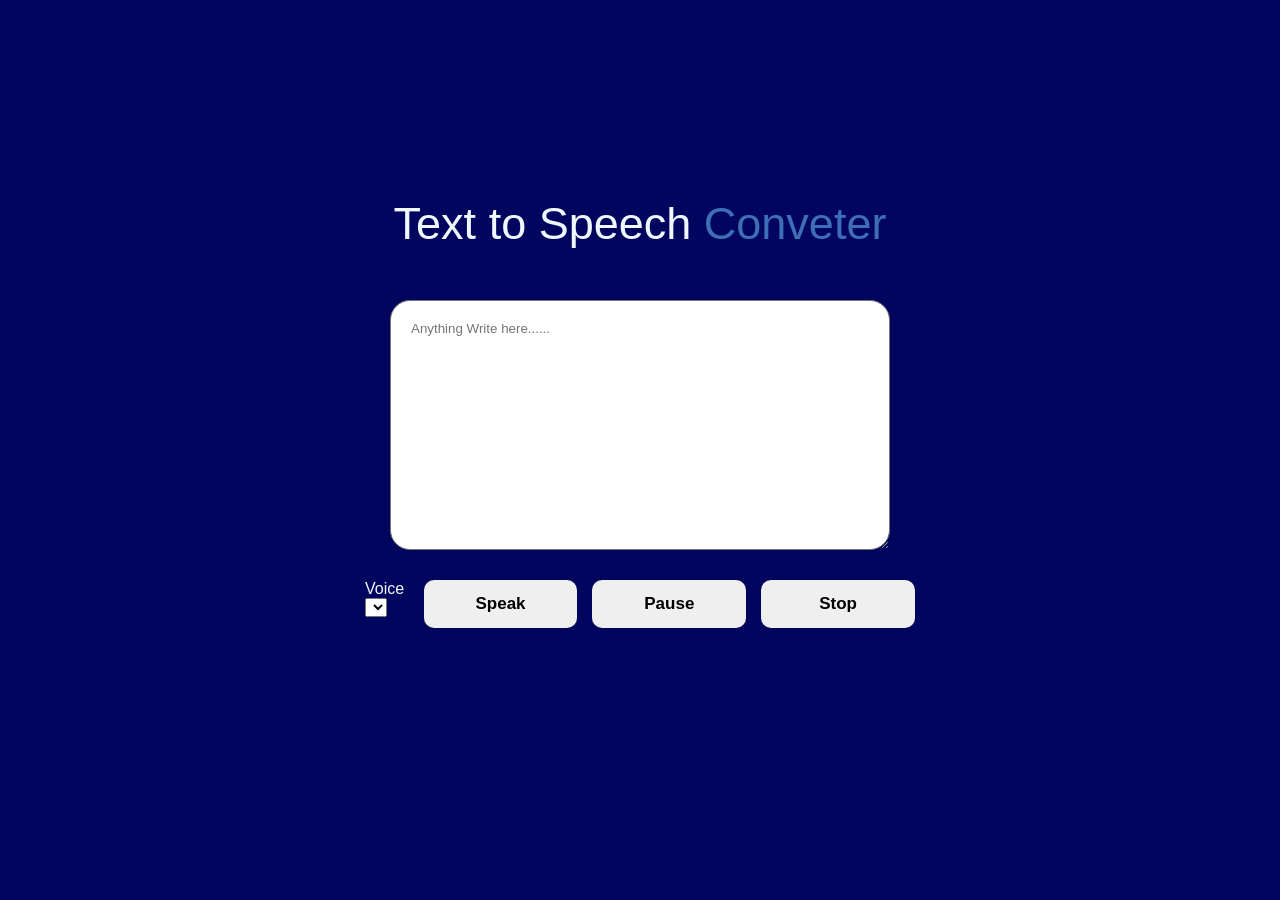
<file: text-to-speech/index.html>
<!DOCTYPE html>
<html lang="en">
<head>
    <meta charset="UTF-8">
    <meta name="viewport" content="width=device-width, initial-scale=1.0">
    <title><Text-To-Speech_project></title>
        <link rel="stylesheet" href="style.css">
</head>
<body>
      
    <div class="hero">
        <h1>Text to Speech <span>Conveter</span></h1>
       <textarea id="textinput" placeholder="Anything Write here......"></textarea>
    
        <div class="row">
            <div class="voice">
                <label for="voiceSelect">Voice</label>
                <select id="voiceSelect"></select>
        </div>
         <br/>
        <div class="buttons">
            <button id="speakBtn">Speak</button>
            <button id="pauseBtn">Pause</button>
            <button id="StopBtn">Stop</button>
        </div>
        
    </div>
</body>
        
              <script src="style.js"></script>
 
</html>
</file>
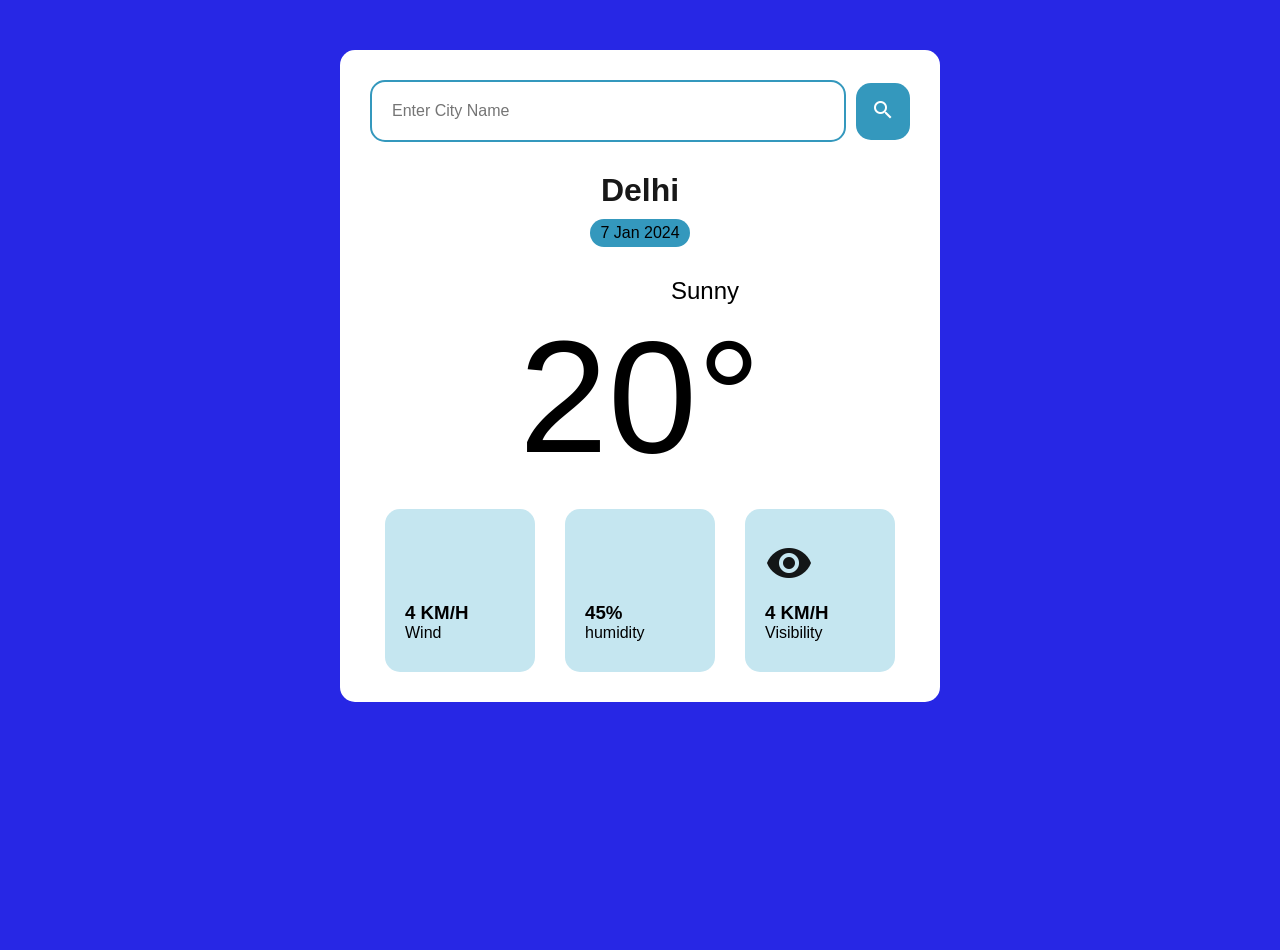
<file: Weather App/weather.html>
<!DOCTYPE html>
<html lang="en">
    <head>
        <meta charset="UTF-8" />
        <meta name="viewport" content="width=device-width, initial-scale=1.0" />
        <link
            rel="stylesheet"
            href="https://fonts.googleapis.com/icon?family=Material+Icons"
        />
        <title>Weather App</title>
        <link rel="stylesheet" href="weather.css" />
    </head>
    <body>
        <div class="weather-app">
            <form class="search-form" action="">
                <input
                    class="city-input"
                    type="text"
                    placeholder="Enter City Name"
                />
                <button class="search-btn" type="submit">
                    <i class="material-icons">search</i>
                </button>
            </form>
            <div class="city-date-section">
                <h2 class="city">Delhi</h2>
                <p class="date">7 Jan 2024</p>
            </div>
            <div class="temperature-info">
                <div class="description">
                    <i class="material-icons">sunny</i>
                    <span class="description-text">Sunny</span>
                </div>
                <div class="temp">20°</div>
            </div>
            <div class="additional-info">
                <div class="wind-info">
                    <i class="material-icons">air</i>
                    <div>
                        <h3 class="wind-speed">4 KM/H</h3>
                        <p class="wind-label">Wind</p>
                    </div>
                </div>
                <div class="humidity-info">
                    <i class="material-icons">water_drop</i>
                    <div>
                        <h3 class="humidity">45%</h3>
                        <p class="humidity-label">humidity</p>
                    </div>
                </div>
                <div class="visibility-info">
                    <i class="material-icons">visibility</i>
                    <div>
                        <h3 class="visibility-distance">4 KM/H</h3>
                        <p class="visibility">Visibility</p>
                    </div>
                </div>
            </div>
        </div>

        <script src="weather.js"></script>
    </body>
</html>
</file>
<file: text-to-speech/style.css>
*{
    margin: 0;
    padding: 0;
    font-family: 'poppins', sans-serif;
    box-sizing: border-box;
}

.hero{
    width: 100%;
    height: 100vh;
    background-color:  #02055d;
    display: flex;
    align-items: center;
    justify-content: center;
    flex-direction: column;
    color: aliceblue;
}

.hero h1{
    font-size: 45px;
    font-weight: 500;
    margin-top: -50px;
    margin-bottom: 50px;
    
}
.hero h1 span{
    color: rgb(62, 110, 182);
}

textarea{
    width: 500px;
    height: 250px;
    background: #fff;
    padding: 20px;
    border-radius: 20px;
    margin-bottom: 30px;
}

.row{
    width:550px;
    display:flex;
    justify-content:center;
    margin-bottom:25px;
}
 

.voice label{
    width: 424px;
    height: 14px;
    font-weight: 12px;
}


.buttons{
    width:550px;
    display:flex;
    gap:15px;
}

button{
    flex:1;
    padding:14px;
    border:none;
    border-radius:10px;
    cursor:pointer;
    font-size:17px;
    font-weight:600;
    transition:.3s;
}
</file>
<file: Weather App/weather.css>
*{
    margin: 0;
    padding: 0;
    box-sizing: border-box;
}

body{
    background-color: rgb(39, 39, 229);
    height: 100vh;
    font-family: Arial, Helvetica, sans-serif;

}

.weather-app{
    max-width: 600px;
    background-color: white;
    margin: 50px auto;
    padding: 30px;
    border-radius: 15px;
}

.search-form{
    display: flex;
    align-items: center;
}

input{
    flex: 1;
    padding: 20px;
    border: 2px solid #3498bd;
    border-radius: 15px;
    font-size: 1rem;
}

.search-btn{
    background-color: #3498bd;
    border: none;
    padding: 15px;
    border-radius: 15px;
    cursor: pointer; 
    color: white;
    margin-left: 10px;
    transition: background-color 1s ease;
}
.search-btn:hover{
    background-color: rgb(241, 9, 9) solid ;
}

.city-date-section{
    margin: 30px;
    display: flex;
    align-items: center;
    justify-content: center;
    flex-direction: column;
    gap: 10px;
}

.city-date-section .city{
    font-size: 2rem;
    opacity: 0.9;
}

.city-date-section .date{
    background-color: #3498bd;
    padding: 5px 10px;
    border-radius: 50px;
}

.temperature-info{
    margin-top: 20px;
    display: flex;
    align-items: center;
    justify-content: center;
    flex-direction: column;
}

.temperature-info .temp{
    font-size: 10rem;
}

.temperature-info .description{
    display: flex;
    align-items: center;
    justify-content: center; 
    gap: 10px;
}

.temperature-info .description i{
    font-size: 1.5rem;
    opacity: 0.8;
}

.temperature-info .description span{
    font-size: 1.5rem;
}

.additional-info{
    margin-top: 20px;
    display: flex;
    justify-content: space-around;
    
}

.wind-info,
.humidity-info,
.visibility-info{
    background-color: rgb(197, 230, 240);
    width: 150px;
    display: flex;
    align-self: center;
    justify-content: center;
    flex-direction: column;
    gap: 15px;
    border-radius: 15px;
    padding: 30px 20px;
}

.additional-info .material-icons{
    font-size: 3rem;
    opacity: 0.9;
}

.wind-info .humidity-info .visibility-info div{
    text-align: center;
}
</file>
